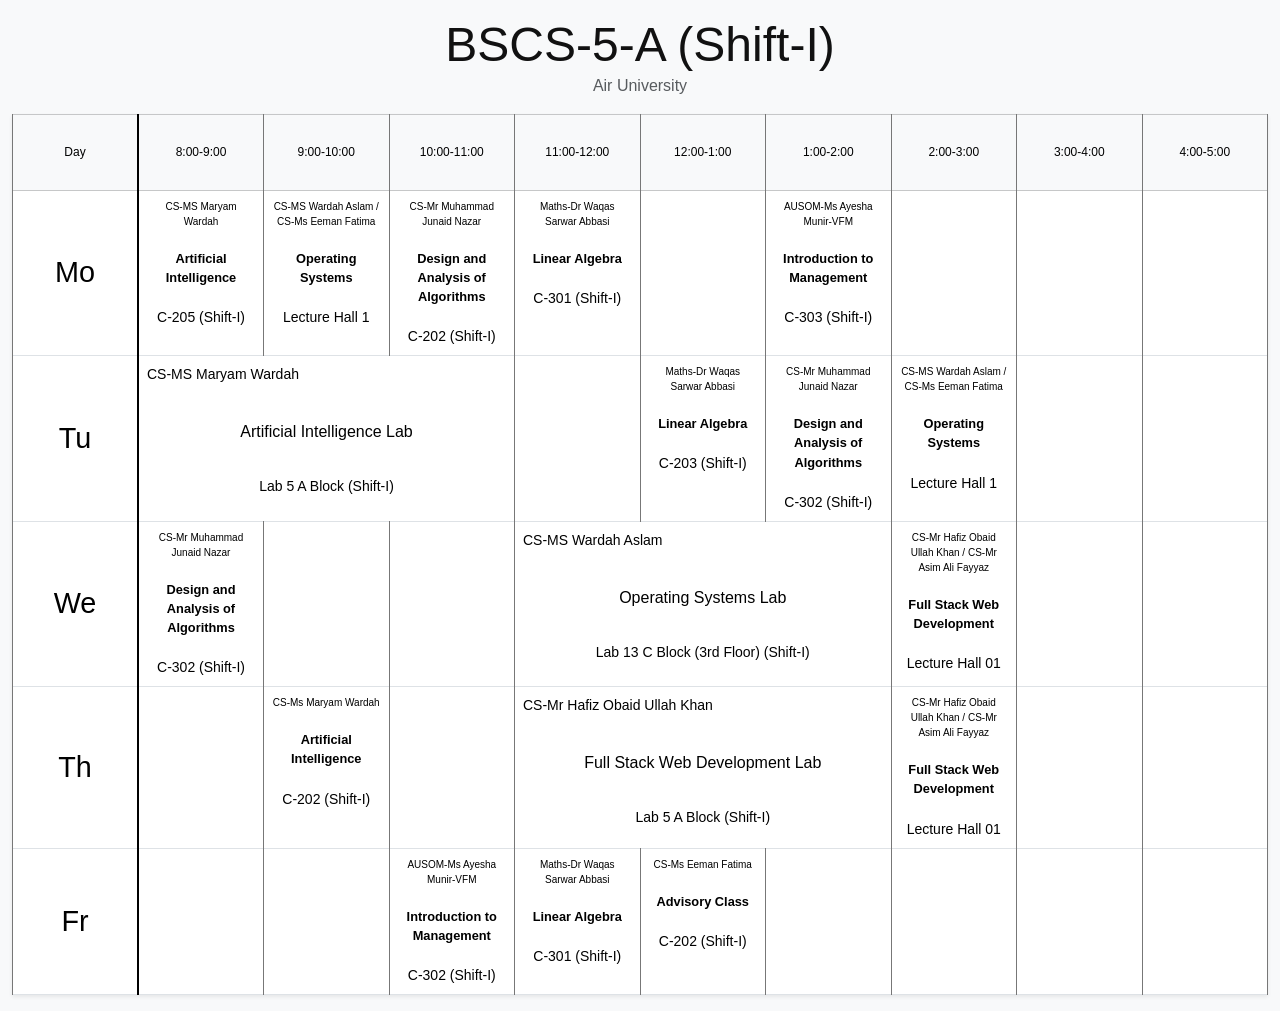
<file: class-time-table/index.html>
<!DOCTYPE html>
<html lang="en">
<head>
  <meta charset="UTF-8">
  <meta name="viewport" content="width=device-width, initial-scale=1.0">
  <title>BSCS-5-A Timetable</title>
  <link href="https://cdn.jsdelivr.net/npm/bootstrap@5.3.3/dist/css/bootstrap.min.css" rel="stylesheet">
  <link rel="stylesheet" href="style.css">
</head>
<body class="bg-light">
  <main class="container-fluid py-3">
    <div class="text-center mb-3">
      <h1 class="display-5 fw-normal mb-0">BSCS-5-A (Shift-I)</h1>
      <p class="text-muted mb-0">Air University</p>
    </div>

    <div class="table-responsive shadow-sm bg-white">
      <table class="table table-bordered align-middle text-center mb-0 timetable">
        <thead class="table-light">
          <tr>
            <th scope="col" class="day-column">Day</th>
            <th scope="col">8:00-9:00</th>
            <th scope="col">9:00-10:00</th>
            <th scope="col">10:00-11:00</th>
            <th scope="col">11:00-12:00</th>
            <th scope="col">12:00-1:00</th>
            <th scope="col">1:00-2:00</th>
            <th scope="col">2:00-3:00</th>
            <th scope="col">3:00-4:00</th>
            <th scope="col">4:00-5:00</th>
          </tr>
        </thead>
        <tbody>
          <tr>
            <th scope="row" class="day-column">Mo</th>
            <td><small>CS-MS Maryam Wardah</small><strong>Artificial Intelligence</strong><span>C-205 (Shift-I)</span></td>
            <td><small>CS-MS Wardah Aslam / CS-Ms Eeman Fatima</small><strong>Operating Systems</strong><span>Lecture Hall 1</span></td>
            <td><small>CS-Mr Muhammad Junaid Nazar</small><strong>Design and Analysis of Algorithms</strong><span>C-202 (Shift-I)</span></td>
            <td><small>Maths-Dr Waqas Sarwar Abbasi</small><strong>Linear Algebra</strong><span>C-301 (Shift-I)</span></td>
            <td></td>
            <td><small>AUSOM-Ms Ayesha Munir-VFM</small><strong>Introduction to Management</strong><span>C-303 (Shift-I)</span></td>
            <td></td><td></td><td></td>
          </tr>

          <tr>
            <th scope="row" class="day-column">Tu</th>
            <td colspan="3" class="lab-cell"><small>CS-MS Maryam Wardah</small><strong>Artificial Intelligence Lab</strong><span>Lab 5 A Block (Shift-I)</span></td>
            <td></td>
            <td><small>Maths-Dr Waqas Sarwar Abbasi</small><strong>Linear Algebra</strong><span>C-203 (Shift-I)</span></td>
            <td><small>CS-Mr Muhammad Junaid Nazar</small><strong>Design and Analysis of Algorithms</strong><span>C-302 (Shift-I)</span></td>
            <td><small>CS-MS Wardah Aslam / CS-Ms Eeman Fatima</small><strong>Operating Systems</strong><span>Lecture Hall 1</span></td>
            <td></td><td></td>
          </tr>

          <tr>
            <th scope="row" class="day-column">We</th>
            <td><small>CS-Mr Muhammad Junaid Nazar</small><strong>Design and Analysis of Algorithms</strong><span>C-302 (Shift-I)</span></td>
            <td></td><td></td>
            <td colspan="3" class="lab-cell"><small>CS-MS Wardah Aslam</small><strong>Operating Systems Lab</strong><span>Lab 13 C Block (3rd Floor) (Shift-I)</span></td>
            <td><small>CS-Mr Hafiz Obaid Ullah Khan / CS-Mr Asim Ali Fayyaz</small><strong>Full Stack Web Development</strong><span>Lecture Hall 01</span></td>
            <td></td><td></td>
          </tr>

          <tr>
            <th scope="row" class="day-column">Th</th>
            <td></td>
            <td><small>CS-Ms Maryam Wardah</small><strong>Artificial Intelligence</strong><span>C-202 (Shift-I)</span></td>
            <td></td>
            <td colspan="3" class="lab-cell"><small>CS-Mr Hafiz Obaid Ullah Khan</small><strong>Full Stack Web Development Lab</strong><span>Lab 5 A Block (Shift-I)</span></td>
            <td><small>CS-Mr Hafiz Obaid Ullah Khan / CS-Mr Asim Ali Fayyaz</small><strong>Full Stack Web Development</strong><span>Lecture Hall 01</span></td>
            <td></td><td></td>
          </tr>

          <tr>
            <th scope="row" class="day-column">Fr</th>
            <td></td><td></td>
            <td><small>AUSOM-Ms Ayesha Munir-VFM</small><strong>Introduction to Management</strong><span>C-302 (Shift-I)</span></td>
            <td><small>Maths-Dr Waqas Sarwar Abbasi</small><strong>Linear Algebra</strong><span>C-301 (Shift-I)</span></td>
            <td><small>CS-Ms Eeman Fatima</small><strong>Advisory Class</strong><span>C-202 (Shift-I)</span></td>
            <td></td><td></td><td></td><td></td>
          </tr>
        </tbody>
      </table>
    </div>
  </main>
</body>
</html>
</file>
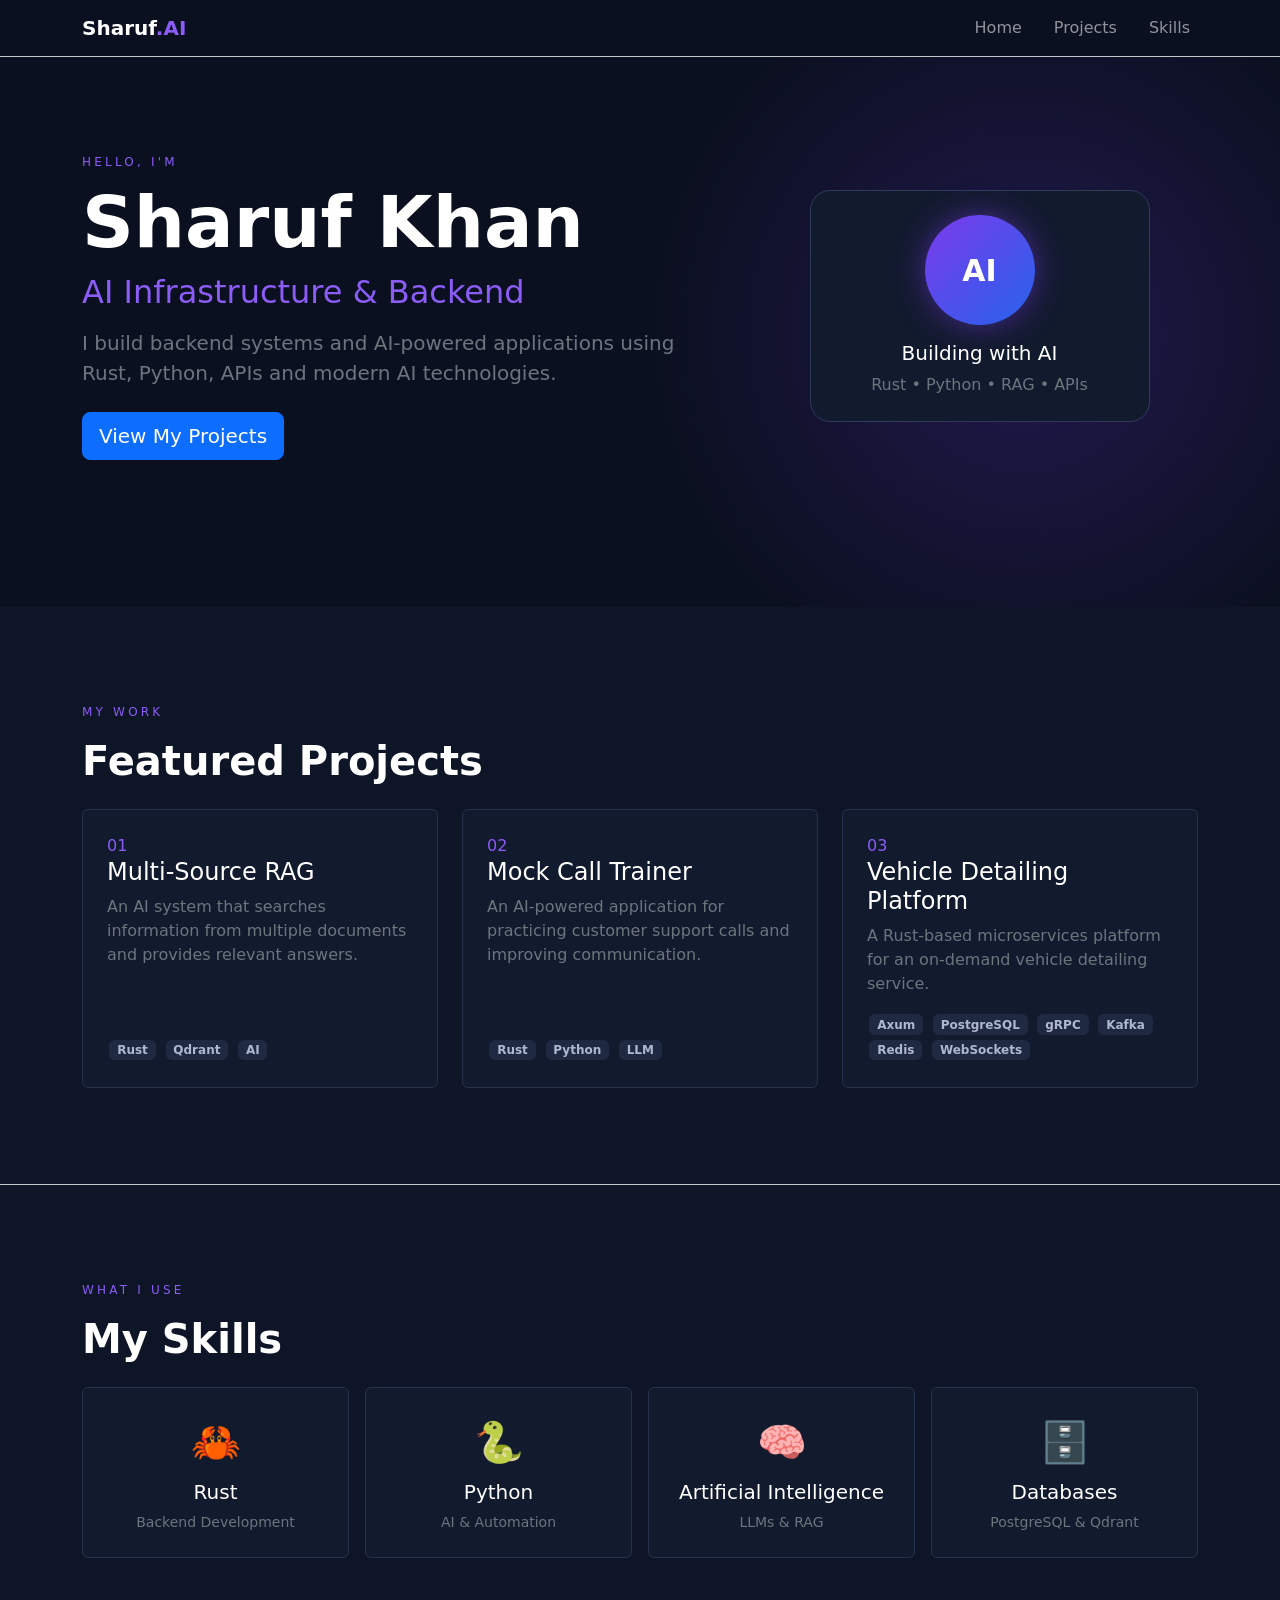
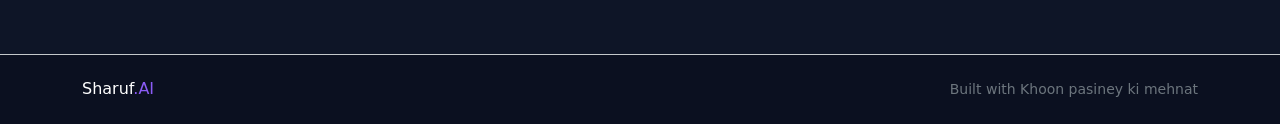
<file: custom-designed-ui/index.html>
<!DOCTYPE html>
<html lang="en">
<head>
  <meta charset="UTF-8">
  <meta name="viewport" content="width=device-width, initial-scale=1.0">
  <title>Sharuf | AI Developer</title>
  <link href="https://cdn.jsdelivr.net/npm/bootstrap@5.3.3/dist/css/bootstrap.min.css" rel="stylesheet">
  <link rel="stylesheet" href="style.css">
</head>
<body>
  <nav class="navbar navbar-expand-lg navbar-dark sticky-top border-bottom border-secondary-subtle">
    <div class="container">
      <a class="navbar-brand fw-bold" href="#home">Sharuf<span class="accent">.AI</span></a>
      <button class="navbar-toggler" type="button" data-bs-toggle="collapse" data-bs-target="#mainNav" aria-controls="mainNav" aria-expanded="false" aria-label="Toggle navigation">
        <span class="navbar-toggler-icon"></span>
      </button>
      <div id="mainNav" class="collapse navbar-collapse">
        <ul class="navbar-nav ms-auto gap-lg-3">
          <li class="nav-item"><a class="nav-link" href="#home">Home</a></li>
          <li class="nav-item"><a class="nav-link" href="#projects">Projects</a></li>
          <li class="nav-item"><a class="nav-link" href="#skills">Skills</a></li>
        </ul>
      </div>
    </div>
  </nav>

  <section id="home" class="hero-section py-5">
    <div class="container py-lg-5">
      <div class="row align-items-center justify-content-between g-5">
        <div class="col-lg-7">
          <p class="small-text mb-2">HELLO, I'M</p>
          <h1 class="display-2 fw-bold">Sharuf Khan</h1>
          <h2 class="h2 accent mb-3">AI Infrastructure & Backend</h2>
          <p class="lead text-secondary mb-4">I build backend systems and AI-powered applications using Rust, Python, APIs and modern AI technologies.</p>
          <a href="#projects" class="btn btn-primary btn-lg">View My Projects</a>
        </div>
        <div class="col-sm-8 col-md-6 col-lg-4 mx-auto">
          <div class="card ai-card text-center p-4">
            <div class="ai-circle mx-auto mb-3">AI</div>
            <h3 class="h5">Building with AI</h3>
            <p class="text-secondary mb-0">Rust • Python • RAG • APIs</p>
          </div>
        </div>
      </div>
    </div>
  </section>

  <section id="projects" class="section-dark py-5">
    <div class="container py-lg-5">
      <p class="small-text">MY WORK</p>
      <h2 class="display-6 fw-bold mb-4">Featured Projects</h2>
      <div class="row g-4">
        <div class="col-md-6 col-lg-4">
          <article class="card project-card h-100 p-4">
            <div class="project-number">01</div>
            <h3 class="h4">Multi-Source RAG</h3>
            <p class="text-secondary">An AI system that searches information from multiple documents and provides relevant answers.</p>
            <div class="mt-auto"><span class="badge tag">Rust</span> <span class="badge tag">Qdrant</span> <span class="badge tag">AI</span></div>
          </article>
        </div>
        <div class="col-md-6 col-lg-4">
          <article class="card project-card h-100 p-4">
            <div class="project-number">02</div>
            <h3 class="h4">Mock Call Trainer</h3>
            <p class="text-secondary">An AI-powered application for practicing customer support calls and improving communication.</p>
            <div class="mt-auto"><span class="badge tag">Rust</span> <span class="badge tag">Python</span> <span class="badge tag">LLM</span></div>
          </article>
        </div>
        <div class="col-md-6 col-lg-4">
          <article class="card project-card h-100 p-4">
            <div class="project-number">03</div>
            <h3 class="h4">Vehicle Detailing Platform</h3>
            <p class="text-secondary">A Rust-based microservices platform for an on-demand vehicle detailing service.</p>
            <div class="mt-auto">
              <span class="badge tag">Axum</span> <span class="badge tag">PostgreSQL</span>
              <span class="badge tag">gRPC</span> <span class="badge tag">Kafka</span>
              <span class="badge tag">Redis</span> <span class="badge tag">WebSockets</span>
            </div>
          </article>
        </div>
      </div>
    </div>
  </section>

  <section id="skills" class="section-dark py-5 border-top border-secondary-subtle">
    <div class="container py-lg-5">
      <p class="small-text">WHAT I USE</p>
      <h2 class="display-6 fw-bold mb-4">My Skills</h2>
      <div class="row g-3">
        <div class="col-6 col-lg-3"><div class="card skill-card h-100 text-center p-4"><div class="fs-1 mb-2">🦀</div><h3 class="h5">Rust</h3><p class="text-secondary small mb-0">Backend Development</p></div></div>
        <div class="col-6 col-lg-3"><div class="card skill-card h-100 text-center p-4"><div class="fs-1 mb-2">🐍</div><h3 class="h5">Python</h3><p class="text-secondary small mb-0">AI & Automation</p></div></div>
        <div class="col-6 col-lg-3"><div class="card skill-card h-100 text-center p-4"><div class="fs-1 mb-2">🧠</div><h3 class="h5">Artificial Intelligence</h3><p class="text-secondary small mb-0">LLMs & RAG</p></div></div>
        <div class="col-6 col-lg-3"><div class="card skill-card h-100 text-center p-4"><div class="fs-1 mb-2">🗄️</div><h3 class="h5">Databases</h3><p class="text-secondary small mb-0">PostgreSQL & Qdrant</p></div></div>
      </div>
    </div>
  </section>

  <footer class="border-top border-secondary-subtle py-4">
    <div class="container d-flex flex-column flex-md-row justify-content-between gap-2">
      <h3 class="h6 mb-0">Sharuf<span class="accent">.AI</span></h3>
      <p class="small text-secondary mb-0">Built with Khoon pasiney ki mehnat</p>
    </div>
  </footer>
  <script src="https://cdn.jsdelivr.net/npm/bootstrap@5.3.3/dist/js/bootstrap.bundle.min.js"></script>
</body>
</html>
</file>
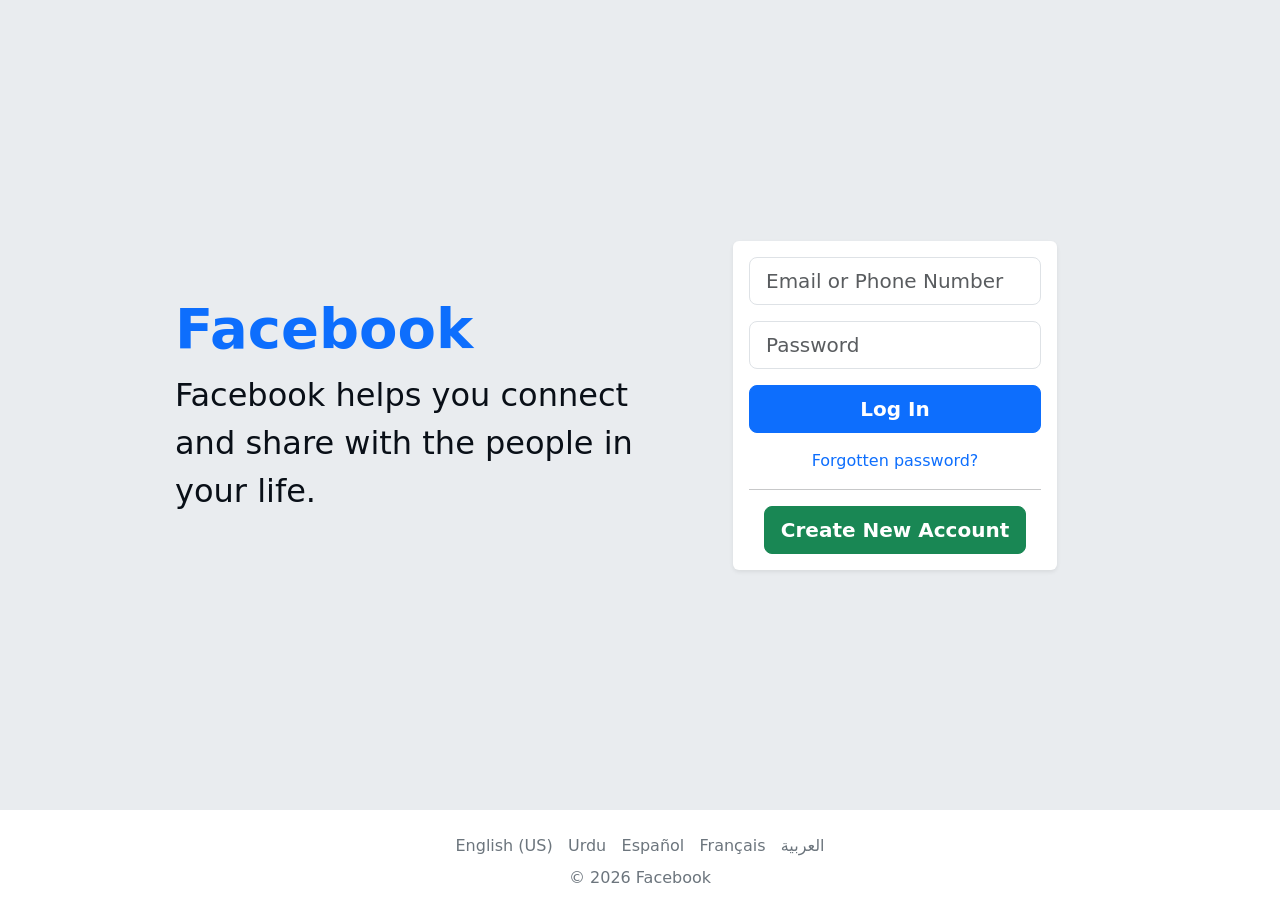
<file: facebook-homepage/index.html>
<!DOCTYPE html>
<html lang="en">
<head>
  <meta charset="UTF-8">
  <meta name="viewport" content="width=device-width, initial-scale=1.0">
  <title>Facebook</title>
  <link href="https://cdn.jsdelivr.net/npm/bootstrap@5.3.3/dist/css/bootstrap.min.css" rel="stylesheet">
  <link rel="stylesheet" href="style.css">
</head>
<body class="bg-body-secondary">
  <main class="container min-vh-90 d-flex align-items-center py-5">
    <div class="row align-items-center justify-content-center g-5 w-100">
      <section class="col-lg-6 text-center text-lg-start">
        <h1 class="display-4 fw-bold text-primary mb-2">Facebook</h1>
        <p class="fs-2 mb-0">Facebook helps you connect and share with the people in your life.</p>
      </section>

      <section class="col-sm-10 col-md-7 col-lg-5 col-xl-4">
        <div class="card border-0 shadow-sm p-3">
          <form>
            <div class="mb-3">
              <label for="email" class="visually-hidden">Email or Phone Number</label>
              <input id="email" type="text" class="form-control form-control-lg" placeholder="Email or Phone Number">
            </div>
            <div class="mb-3">
              <label for="password" class="visually-hidden">Password</label>
              <input id="password" type="password" class="form-control form-control-lg" placeholder="Password">
            </div>
            <button type="submit" class="btn btn-primary btn-lg w-100 fw-bold">Log In</button>
            <a href="#" class="d-block text-center text-primary text-decoration-none my-3">Forgotten password?</a>
            <hr>
            <div class="text-center">
              <button type="button" class="btn btn-success btn-lg fw-bold">Create New Account</button>
            </div>
          </form>
        </div>
      </section>
    </div>
  </main>

  <footer class="bg-white text-center text-secondary py-4">
    <p class="mb-2">English (US) &nbsp; Urdu &nbsp; Español &nbsp; Français &nbsp; العربية</p>
    <p class="mb-0">© 2026 Facebook</p>
  </footer>
</body>
</html>
</file>
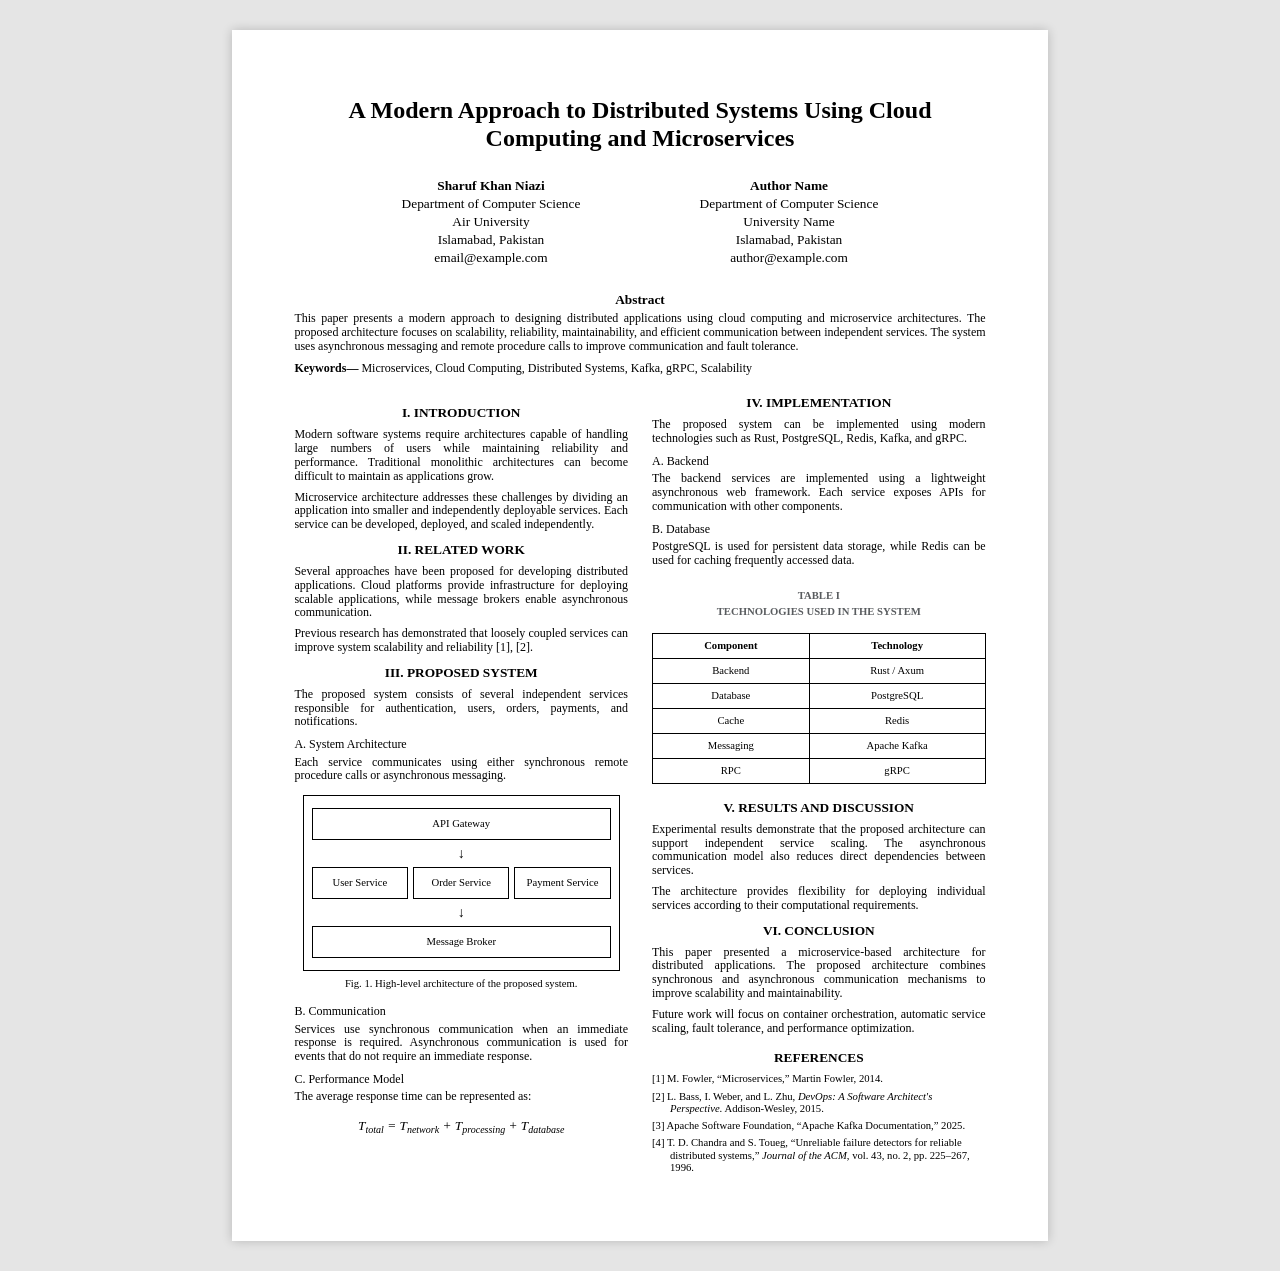
<file: ieee-paper-template/index.html>
<!DOCTYPE html>
<html lang="en">
<head>
  <meta charset="UTF-8">
  <meta name="viewport" content="width=device-width, initial-scale=1.0">
  <title>IEEE Research Paper</title>
  <link href="https://cdn.jsdelivr.net/npm/bootstrap@5.3.3/dist/css/bootstrap.min.css" rel="stylesheet">
  <link rel="stylesheet" href="style.css">
</head>
<body>
<div class="paper">
  <header class="paper-header text-center">
    <h1>A Modern Approach to Distributed Systems Using Cloud Computing and Microservices</h1>
    <div class="row justify-content-center g-4 authors">
      <div class="col-md-5"><strong>Sharuf Khan Niazi</strong><br>Department of Computer Science<br>Air University<br>Islamabad, Pakistan<br>email@example.com</div>
      <div class="col-md-5"><strong>Author Name</strong><br>Department of Computer Science<br>University Name<br>Islamabad, Pakistan<br>author@example.com</div>
    </div>
  </header>

  <section class="abstract">
    <h2>Abstract</h2>
    <p>This paper presents a modern approach to designing distributed applications using cloud computing and microservice architectures. The proposed architecture focuses on scalability, reliability, maintainability, and efficient communication between independent services. The system uses asynchronous messaging and remote procedure calls to improve communication and fault tolerance.</p>
  </section>

  <p class="keywords"><strong>Keywords—</strong> Microservices, Cloud Computing, Distributed Systems, Kafka, gRPC, Scalability</p>

  <div class="columns">
    <main>
      <section>
        <h2>I. INTRODUCTION</h2>
        <p>Modern software systems require architectures capable of handling large numbers of users while maintaining reliability and performance. Traditional monolithic architectures can become difficult to maintain as applications grow.</p>
        <p>Microservice architecture addresses these challenges by dividing an application into smaller and independently deployable services. Each service can be developed, deployed, and scaled independently.</p>
      </section>

      <section>
        <h2>II. RELATED WORK</h2>
        <p>Several approaches have been proposed for developing distributed applications. Cloud platforms provide infrastructure for deploying scalable applications, while message brokers enable asynchronous communication.</p>
        <p>Previous research has demonstrated that loosely coupled services can improve system scalability and reliability [1], [2].</p>
      </section>

      <section>
        <h2>III. PROPOSED SYSTEM</h2>
        <p>The proposed system consists of several independent services responsible for authentication, users, orders, payments, and notifications.</p>
        <h3>A. System Architecture</h3>
        <p>Each service communicates using either synchronous remote procedure calls or asynchronous messaging.</p>
        <figure>
          <div class="diagram">
            <div class="box">API Gateway</div>
            <div class="arrow">↓</div>
            <div class="service-row">
              <div class="box">User Service</div>
              <div class="box">Order Service</div>
              <div class="box">Payment Service</div>
            </div>
            <div class="arrow">↓</div>
            <div class="box">Message Broker</div>
          </div>
          <figcaption>Fig. 1. High-level architecture of the proposed system.</figcaption>
        </figure>

        <h3>B. Communication</h3>
        <p>Services use synchronous communication when an immediate response is required. Asynchronous communication is used for events that do not require an immediate response.</p>

        <h3>C. Performance Model</h3>
        <p>The average response time can be represented as:</p>
        <div class="equation">T<sub>total</sub> = T<sub>network</sub> + T<sub>processing</sub> + T<sub>database</sub></div>
      </section>

      <section>
        <h2>IV. IMPLEMENTATION</h2>
        <p>The proposed system can be implemented using modern technologies such as Rust, PostgreSQL, Redis, Kafka, and gRPC.</p>
        <h3>A. Backend</h3>
        <p>The backend services are implemented using a lightweight asynchronous web framework. Each service exposes APIs for communication with other components.</p>
        <h3>B. Database</h3>
        <p>PostgreSQL is used for persistent data storage, while Redis can be used for caching frequently accessed data.</p>

        <table class="table table-bordered table-sm">
          <caption>TABLE I<br>TECHNOLOGIES USED IN THE SYSTEM</caption>
          <thead><tr><th>Component</th><th>Technology</th></tr></thead>
          <tbody>
            <tr><td>Backend</td><td>Rust / Axum</td></tr>
            <tr><td>Database</td><td>PostgreSQL</td></tr>
            <tr><td>Cache</td><td>Redis</td></tr>
            <tr><td>Messaging</td><td>Apache Kafka</td></tr>
            <tr><td>RPC</td><td>gRPC</td></tr>
          </tbody>
        </table>
      </section>

      <section>
        <h2>V. RESULTS AND DISCUSSION</h2>
        <p>Experimental results demonstrate that the proposed architecture can support independent service scaling. The asynchronous communication model also reduces direct dependencies between services.</p>
        <p>The architecture provides flexibility for deploying individual services according to their computational requirements.</p>
      </section>

      <section>
        <h2>VI. CONCLUSION</h2>
        <p>This paper presented a microservice-based architecture for distributed applications. The proposed architecture combines synchronous and asynchronous communication mechanisms to improve scalability and maintainability.</p>
        <p>Future work will focus on container orchestration, automatic service scaling, fault tolerance, and performance optimization.</p>
      </section>

      <section class="references">
        <h2>REFERENCES</h2>
        <p>[1] M. Fowler, “Microservices,” Martin Fowler, 2014.</p>
        <p>[2] L. Bass, I. Weber, and L. Zhu, <em>DevOps: A Software Architect's Perspective.</em> Addison-Wesley, 2015.</p>
        <p>[3] Apache Software Foundation, “Apache Kafka Documentation,” 2025.</p>
        <p>[4] T. D. Chandra and S. Toueg, “Unreliable failure detectors for reliable distributed systems,” <em>Journal of the ACM</em>, vol. 43, no. 2, pp. 225–267, 1996.</p>
      </section>
    </main>
  </div>
</div>
</body>
</html>
</file>
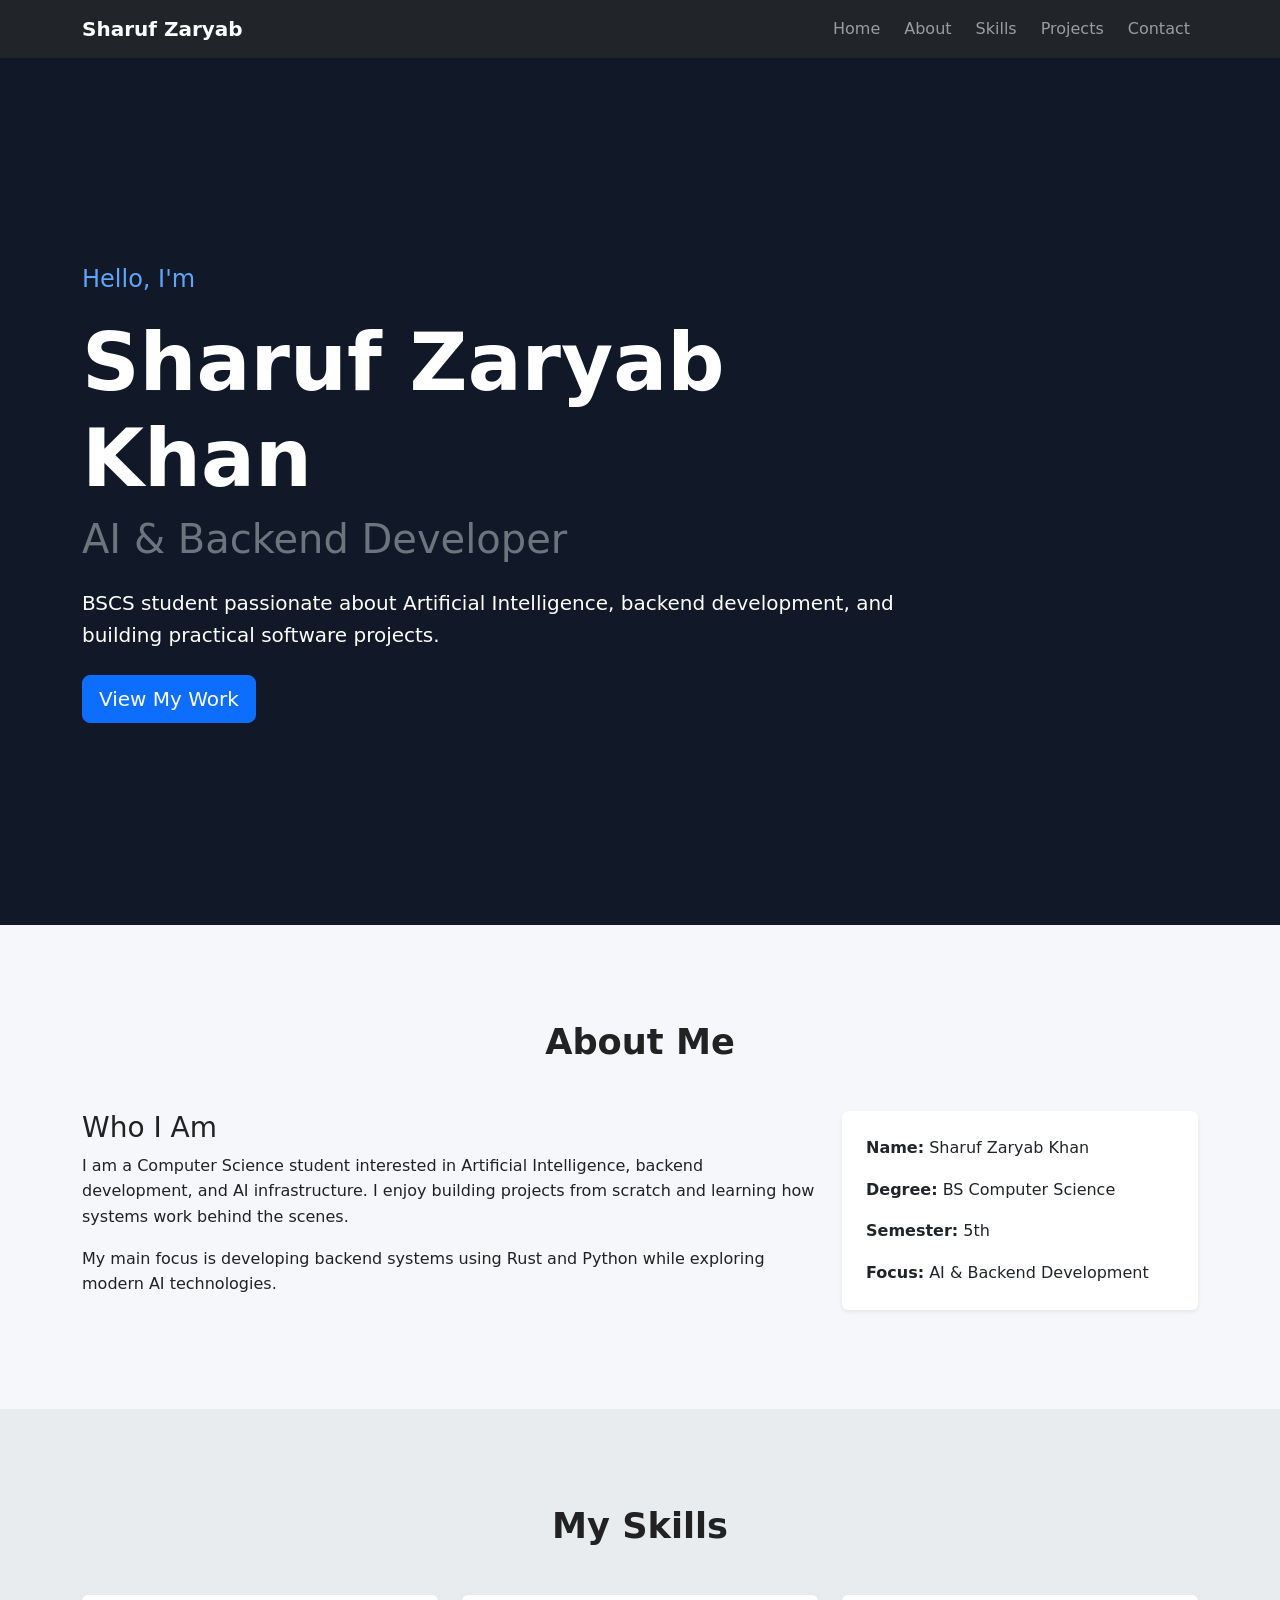
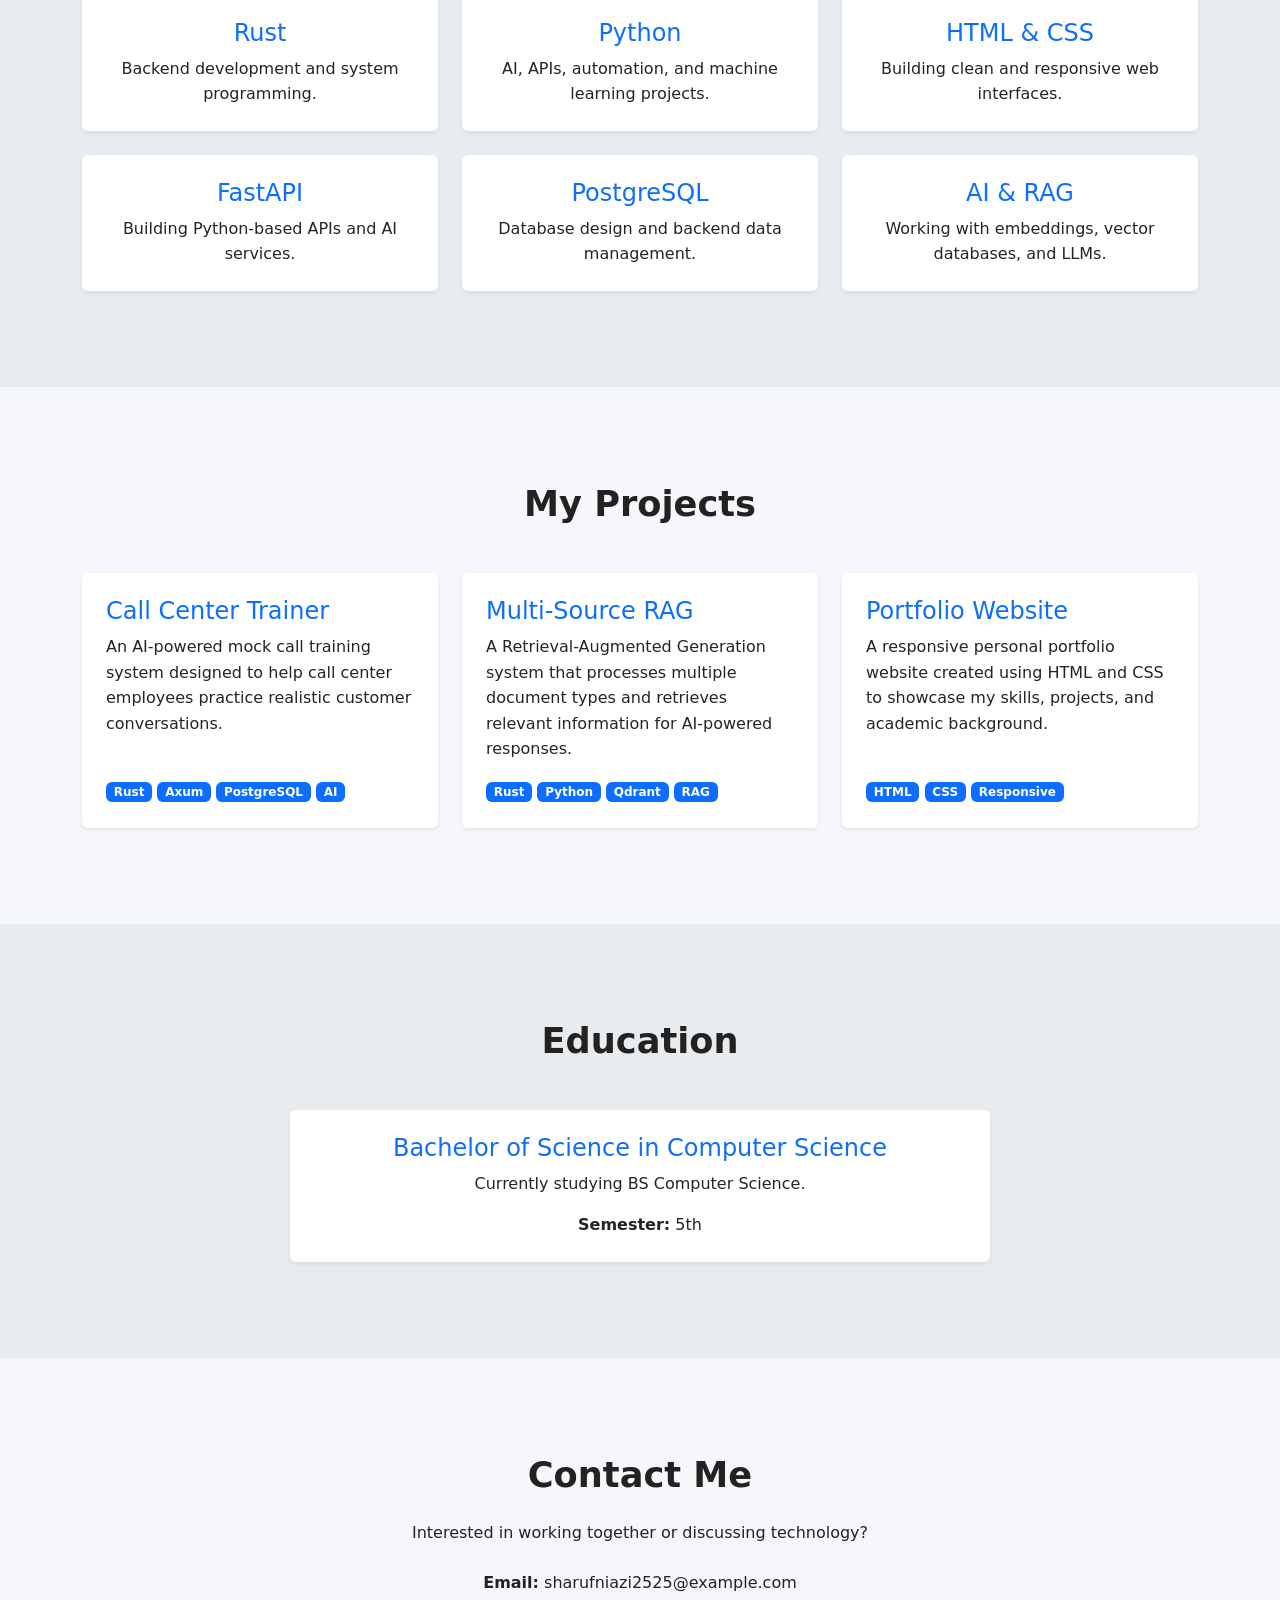
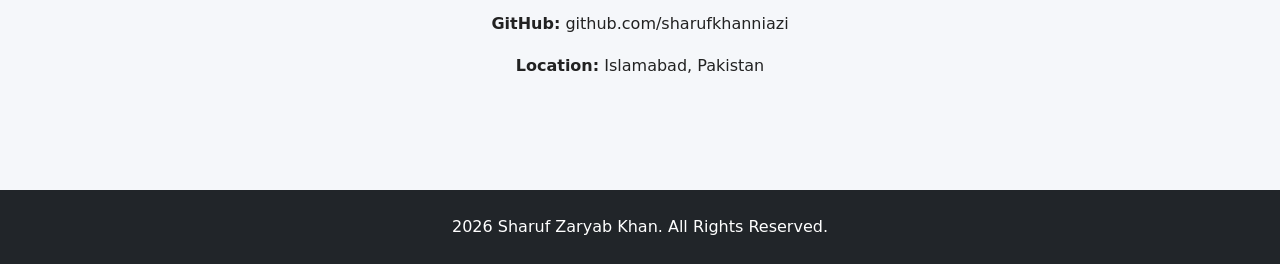
<file: portfolio/index.html>
<!DOCTYPE html>
<html lang="en">
<head>
  <meta charset="UTF-8">
  <meta name="viewport" content="width=device-width, initial-scale=1.0">
  <title>Sharuf Zaryab | Portfolio</title>
  <link href="https://cdn.jsdelivr.net/npm/bootstrap@5.3.3/dist/css/bootstrap.min.css" rel="stylesheet">
  <link rel="stylesheet" href="style.css">
</head>
<body>
  <nav class="navbar navbar-expand-lg navbar-dark bg-dark sticky-top">
    <div class="container">
      <a class="navbar-brand fw-bold" href="#home">Sharuf Zaryab</a>
      <button class="navbar-toggler" type="button" data-bs-toggle="collapse" data-bs-target="#portfolioNav" aria-controls="portfolioNav" aria-expanded="false" aria-label="Toggle navigation">
        <span class="navbar-toggler-icon"></span>
      </button>
      <div id="portfolioNav" class="collapse navbar-collapse">
        <ul class="navbar-nav ms-auto gap-lg-2">
          <li class="nav-item"><a class="nav-link" href="#home">Home</a></li>
          <li class="nav-item"><a class="nav-link" href="#about">About</a></li>
          <li class="nav-item"><a class="nav-link" href="#skills">Skills</a></li>
          <li class="nav-item"><a class="nav-link" href="#projects">Projects</a></li>
          <li class="nav-item"><a class="nav-link" href="#contact">Contact</a></li>
        </ul>
      </div>
    </div>
  </nav>

  <section id="home" class="hero text-white py-5">
    <div class="container py-5">
      <div class="row align-items-center min-vh-75">
        <div class="col-lg-9">
          <p class="intro fs-4">Hello, I'm</p>
          <h1 class="display-1 fw-bold">Sharuf Zaryab Khan</h1>
          <h2 class="display-6 text-secondary">AI & Backend Developer</h2>
          <p class="lead my-4">BSCS student passionate about Artificial Intelligence, backend development, and building practical software projects.</p>
          <a href="#projects" class="btn btn-primary btn-lg">View My Work</a>
        </div>
      </div>
    </div>
  </section>

  <section id="about" class="py-5">
    <div class="container py-lg-5">
      <h2 class="section-title text-center mb-5">About Me</h2>
      <div class="row g-4 align-items-start">
        <div class="col-lg-8">
          <h3>Who I Am</h3>
          <p>I am a Computer Science student interested in Artificial Intelligence, backend development, and AI infrastructure. I enjoy building projects from scratch and learning how systems work behind the scenes.</p>
          <p>My main focus is developing backend systems using Rust and Python while exploring modern AI technologies.</p>
        </div>
        <div class="col-lg-4">
          <div class="card border-0 shadow-sm p-4">
            <p><strong>Name:</strong> Sharuf Zaryab Khan</p>
            <p><strong>Degree:</strong> BS Computer Science</p>
            <p><strong>Semester:</strong> 5th</p>
            <p class="mb-0"><strong>Focus:</strong> AI & Backend Development</p>
          </div>
        </div>
      </div>
    </div>
  </section>

  <section id="skills" class="py-5 bg-body-secondary">
    <div class="container py-lg-5">
      <h2 class="section-title text-center mb-5">My Skills</h2>
      <div class="row g-4">
        <div class="col-md-6 col-lg-4"><div class="card h-100 border-0 shadow-sm text-center p-4"><h3 class="h4 text-primary">Rust</h3><p class="mb-0">Backend development and system programming.</p></div></div>
        <div class="col-md-6 col-lg-4"><div class="card h-100 border-0 shadow-sm text-center p-4"><h3 class="h4 text-primary">Python</h3><p class="mb-0">AI, APIs, automation, and machine learning projects.</p></div></div>
        <div class="col-md-6 col-lg-4"><div class="card h-100 border-0 shadow-sm text-center p-4"><h3 class="h4 text-primary">HTML & CSS</h3><p class="mb-0">Building clean and responsive web interfaces.</p></div></div>
        <div class="col-md-6 col-lg-4"><div class="card h-100 border-0 shadow-sm text-center p-4"><h3 class="h4 text-primary">FastAPI</h3><p class="mb-0">Building Python-based APIs and AI services.</p></div></div>
        <div class="col-md-6 col-lg-4"><div class="card h-100 border-0 shadow-sm text-center p-4"><h3 class="h4 text-primary">PostgreSQL</h3><p class="mb-0">Database design and backend data management.</p></div></div>
        <div class="col-md-6 col-lg-4"><div class="card h-100 border-0 shadow-sm text-center p-4"><h3 class="h4 text-primary">AI & RAG</h3><p class="mb-0">Working with embeddings, vector databases, and LLMs.</p></div></div>
      </div>
    </div>
  </section>

  <section id="projects" class="py-5">
    <div class="container py-lg-5">
      <h2 class="section-title text-center mb-5">My Projects</h2>
      <div class="row g-4">
        <div class="col-md-6 col-lg-4"><article class="card h-100 border-0 shadow-sm p-4"><h3 class="h4 text-primary">Call Center Trainer</h3><p>An AI-powered mock call training system designed to help call center employees practice realistic customer conversations.</p><div class="mt-auto"><span class="badge text-bg-primary">Rust</span> <span class="badge text-bg-primary">Axum</span> <span class="badge text-bg-primary">PostgreSQL</span> <span class="badge text-bg-primary">AI</span></div></article></div>
        <div class="col-md-6 col-lg-4"><article class="card h-100 border-0 shadow-sm p-4"><h3 class="h4 text-primary">Multi-Source RAG</h3><p>A Retrieval-Augmented Generation system that processes multiple document types and retrieves relevant information for AI-powered responses.</p><div class="mt-auto"><span class="badge text-bg-primary">Rust</span> <span class="badge text-bg-primary">Python</span> <span class="badge text-bg-primary">Qdrant</span> <span class="badge text-bg-primary">RAG</span></div></article></div>
        <div class="col-md-6 col-lg-4"><article class="card h-100 border-0 shadow-sm p-4"><h3 class="h4 text-primary">Portfolio Website</h3><p>A responsive personal portfolio website created using HTML and CSS to showcase my skills, projects, and academic background.</p><div class="mt-auto"><span class="badge text-bg-primary">HTML</span> <span class="badge text-bg-primary">CSS</span> <span class="badge text-bg-primary">Responsive</span></div></article></div>
      </div>
    </div>
  </section>

  <section class="py-5 bg-body-secondary">
    <div class="container py-lg-5">
      <h2 class="section-title text-center mb-5">Education</h2>
      <div class="card border-0 shadow-sm text-center p-4 mx-auto education-card">
        <h3 class="h4 text-primary">Bachelor of Science in Computer Science</h3>
        <p>Currently studying BS Computer Science.</p>
        <p class="mb-0"><strong>Semester:</strong> 5th</p>
      </div>
    </div>
  </section>

  <section id="contact" class="py-5">
    <div class="container py-lg-5 text-center">
      <h2 class="section-title mb-4">Contact Me</h2>
      <p>Interested in working together or discussing technology?</p>
      <div class="mt-4">
        <p><strong>Email:</strong> sharufniazi2525@example.com</p>
        <p><strong>GitHub:</strong> github.com/sharufkhanniazi</p>
        <p><strong>Location:</strong> Islamabad, Pakistan</p>
      </div>
    </div>
  </section>

  <footer class="bg-dark text-white text-center py-4">
    <p class="mb-0">2026 Sharuf Zaryab Khan. All Rights Reserved.</p>
  </footer>
  <script src="https://cdn.jsdelivr.net/npm/bootstrap@5.3.3/dist/js/bootstrap.bundle.min.js"></script>
</body>
</html>
</file>
<file: class-time-table/style.css>
body { font-family: Arial, sans-serif; color:#111; }
.timetable { min-width: 1050px; table-layout: fixed; }
.timetable th, .timetable td { border-color:#777; padding:.5rem; }
.timetable thead th { height:76px; font-size:.75rem; font-weight:400; vertical-align:middle; }
.day-column { width:10%; font-size:1.8rem; font-weight:400; border-right:2px solid #000 !important; }
.timetable tbody tr { height:138px; }
.timetable td { vertical-align:top; font-size:.875rem; }
.timetable td small, .timetable td strong, .timetable td span { display:block; }
.timetable td small { font-size:.625rem; margin-bottom:1.25rem; }
.timetable td strong { font-size:.8rem; margin:0 auto 1.25rem; max-width:150px; }
.timetable td span { font-size:.875rem; }
.timetable .lab-cell strong { font-size:1rem; font-weight:400; margin-top:2.2rem; margin-bottom:2rem; max-width:100%; }
.timetable .lab-cell small { text-align:left; font-size:.875rem; margin-bottom:0; }
@media (max-width:768px) {
  .day-column { font-size:1.5rem; }
}
</file>
<file: custom-designed-ui/style.css>
html { scroll-behavior:smooth; }
body { background:#0b1020; color:#fff; }
.navbar, footer { background:#0b1020; }
.accent, .small-text, .project-number { color:#8b5cf6 !important; }
.small-text { font-size:.75rem; letter-spacing:.2rem; }
.hero-section { background:radial-gradient(circle at 80% 50%, #21184d, transparent 35%); min-height:550px; }
.hero-section .lead { max-width:650px; }
.ai-card, .project-card, .skill-card {
  background:#121a2e; border:1px solid #27324d; color:#fff; transition:.3s;
}
.ai-card { border-color:#303b5c; border-radius:1.25rem; }
.project-card:hover, .skill-card:hover { transform:translateY(-6px); border-color:#7c3aed; }
.ai-circle {
  width:110px; height:110px; display:flex; align-items:center; justify-content:center;
  border-radius:50%; background:linear-gradient(135deg,#7c3aed,#2563eb);
  font-size:30px; font-weight:bold; box-shadow:0 0 30px rgba(124,58,237,.5);
}
.tag { background:#202942; color:#aeb8ce; margin:.15rem; }
.section-dark { background:#0e1527; }
</file>
<file: facebook-homepage/style.css>
.min-vh-90 { min-height:90vh; }
body { color:#090f17; }
</file>
<file: ieee-paper-template/style.css>
* { box-sizing:border-box; }
body { margin:0; background:#e5e5e5; font-family:"Times New Roman",Times,serif; color:#000; }
.paper { width:8.5in; min-height:11in; margin:30px auto; padding:.7in .65in; background:#fff; box-shadow:0 0 10px rgba(0,0,0,.2); }
.paper-header h1 { font-size:24px; font-weight:bold; line-height:1.15; margin:0 0 25px; }
.authors { font-size:10pt; line-height:1.35; margin-bottom:25px; }
.abstract h2, section h2 { font-size:10pt; font-weight:bold; }
.abstract h2 { margin:0; }
.abstract p, .keywords, section p { font-size:9pt; text-align:justify; line-height:1.15; }
.abstract p { margin-top:4px; }
.keywords { margin-top:8px; margin-bottom:20px; }
.columns { column-count:2; column-gap:.25in; }
section { break-inside:avoid; }
section h2 { text-align:center; margin-top:10px; margin-bottom:7px; }
section h3 { font-size:9pt; margin-top:8px; margin-bottom:4px; }
section p { margin-top:0; margin-bottom:7px; }
figure { margin:12px 0; text-align:center; break-inside:avoid; }
.diagram { border:1px solid #000; padding:12px 8px; margin:0 auto; width:95%; }
.box { border:1px solid #000; padding:7px 5px; font-size:8pt; text-align:center; }
.arrow { font-size:14px; margin:3px; }
.service-row { display:flex; gap:5px; }
.service-row .box { flex:1; }
figcaption, table { font-size:8pt; }
figcaption { margin-top:5px; text-align:center; }
.equation { text-align:center; font-size:10pt; margin:12px 0; font-style:italic; }
table { width:100%; border-collapse:collapse; margin:12px 0; break-inside:avoid; }
caption { caption-side:top; font-size:8pt; font-weight:bold; text-align:center; margin-bottom:5px; }
th, td { border:1px solid #000 !important; padding:4px 5px !important; text-align:center; }
.references h2 { margin-top:15px; }
.references p { font-size:8pt; text-align:left; padding-left:18px; text-indent:-18px; margin-bottom:5px; }
@media print {
  body { background:#fff; }
  .paper { width:100%; min-height:0; margin:0; padding:.7in .65in; box-shadow:none; }
}
@media screen and (max-width:900px) {
  .paper { width:95%; padding:40px 30px; }
}
@media screen and (max-width:650px) {
  .paper { width:100%; margin:0; padding:25px 20px; }
  .columns { column-count:1; }
}
</file>
<file: portfolio/style.css>
html { scroll-behavior:smooth; }
body { line-height:1.6; background:#f5f7fa; color:#222; }
.hero { background:#111827; min-height:90vh; }
.min-vh-75 { min-height:75vh; }
.intro { color:#60a5fa; }
.section-title { font-size:2.2rem; font-weight:700; }
.education-card { max-width:700px; }
</file>
